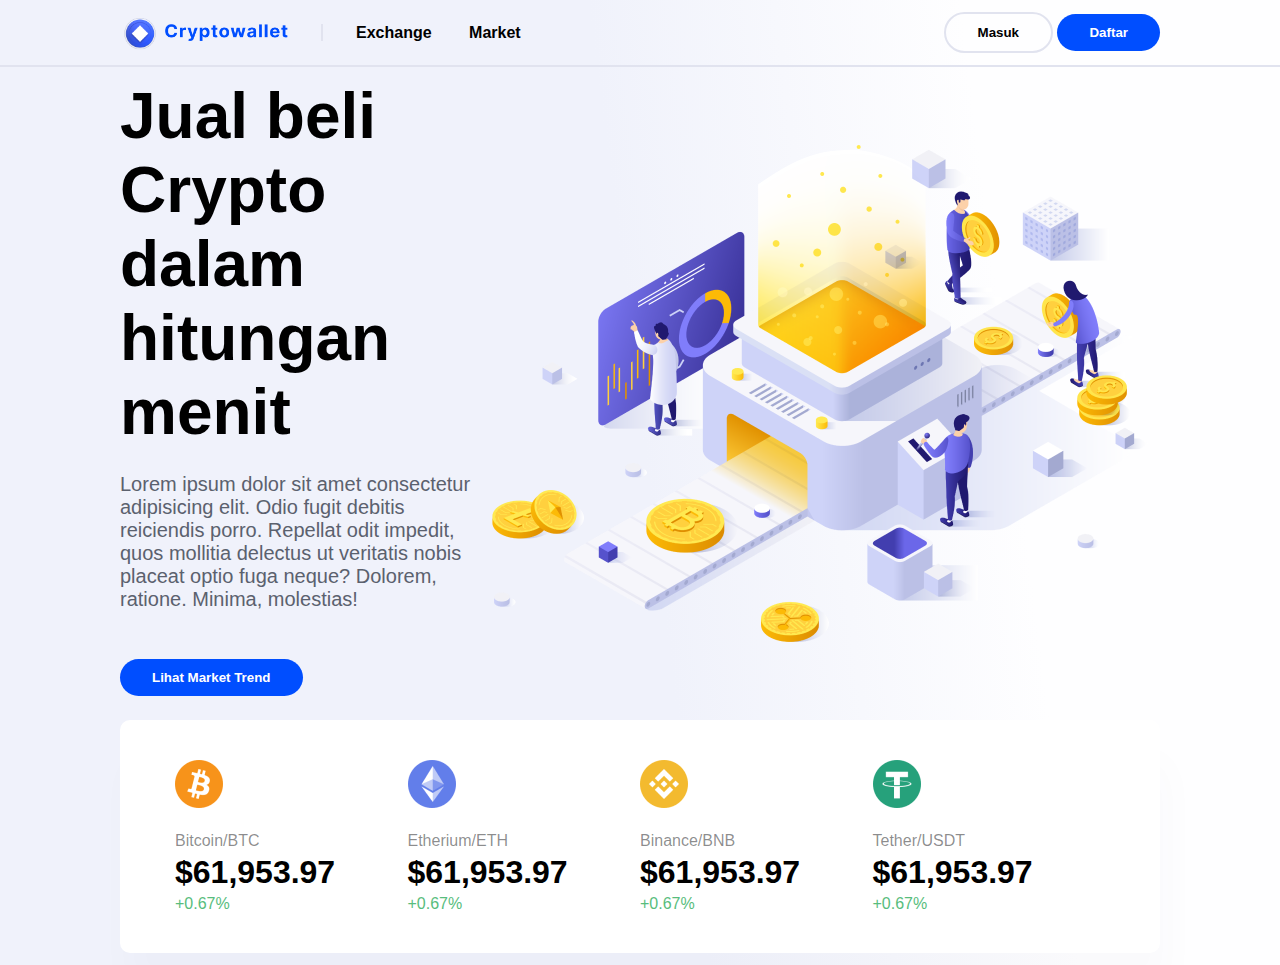
<file: index.html>
<!DOCTYPE html>
<html lang="en">
  <head>
    <meta charset="UTF-8" />
    <meta http-equiv="X-UA-Compatible" content="IE=edge" />
    <meta name="viewport" content="width=device-width, initial-scale=1.0" />
    <link rel="stylesheet" href="./styles.css" />
    <link rel="icon" href="./assets/icon.svg" />
    <title>Cryptowallet</title>
  </head>
  <body>
    <!-- Header -->
    <div class="header">
      <div class="header-menu">
        <img src="./assets/logo.png" alt="logo image" class="logo" />
        <img src="./assets//logo-text.png" alt="logo text" class="logo-text" />
        <ul>
          <li class="nav-list"><a href="">Exchange</a></li>
          <li class="nav-list"><a href="">Market</a></li>
        </ul>
      </div>
      <div class="header-action">
        <button class="btn btn-secondary">Masuk</button>
        <button class="btn btn-primary" id="btnRegister">Daftar</button>
      </div>
    </div>
    <!-- End Header -->
    <!-- Hero -->
    <div class="hero">
      <div class="hero-text">
        <h1>
          Jual beli <br />
          Crypto dalam <br />hitungan menit
        </h1>
        <p>
          Lorem ipsum dolor sit amet consectetur adipisicing elit. Odio fugit
          debitis reiciendis porro. Repellat odit impedit, quos mollitia
          delectus ut veritatis nobis placeat optio fuga neque? Dolorem,
          ratione. Minima, molestias!
        </p>
        <button class="btn btn-primary">Lihat Market Trend</button>
      </div>
      <div class="hero-image">
        <img src="./assets/hero.png" alt="hero image" />
      </div>
    </div>
    <!-- End Hero -->
    <!-- Info -->
    <div class="info">
      <div class="info-card">
        <div class="info-list">
          <img src="./assets/icon1.png" alt="icon 1" />
          <div class="text-header">Bitcoin/BTC</div>
          <h4>$61,953.97</h4>
          <div class="text-desc">+0.67%</div>
        </div>
        <div class="info-list">
          <img src="./assets/icon2.png" alt="icon 1" />
          <div class="text-header">Etherium/ETH</div>
          <h4>$61,953.97</h4>
          <div class="text-desc">+0.67%</div>
        </div>
        <div class="info-list">
          <img src="./assets/icon3.png" alt="icon 1" />
          <div class="text-header">Binance/BNB</div>
          <h4>$61,953.97</h4>
          <div class="text-desc">+0.67%</div>
        </div>
        <div class="info-list">
          <img src="./assets/icon4.png" alt="icon 1" />
          <div class="text-header">Tether/USDT</div>
          <h4>$61,953.97</h4>
          <div class="text-desc">+0.67%</div>
        </div>
      </div>
    </div>
    <!-- End Info -->
    <!-- Modal -->
    <div class="modal" id="modalRegister">
      <div class="modal-content">
        <div class="modal-close">
          <span class="icon-close">&times;</span>
        </div>
        <h4>Daftar ke Cryptowallet</h4>
        <div class="modal-desc">
          Sudah punya akun? <a href="#">Masuk disini</a>
        </div>
        <form>
          <div class="form-input">
            <label>Email</label>
            <input type="email" placeholder="Masukan email" />
          </div>
          <div class="form-input">
            <label>Kata Sandi</label>
            <input type="password" placeholder="Masukan kata sandi" />
          </div>
          <div class="form-input">
            <label>Konfirmasi Kata Sandi</label>
            <input type="password" placeholder="Masukan kata sandi" />
          </div>
          <button class="btn btn-primary btn-block">Daftar</button>
        </form>
        <div class="modal-footer">
          Dengan klik mendaftar, saya menyetujui
          <a href="#">Syarat dan ketentuan</a> serta
          <a href="#">Kebijakan Privasi</a> Cryptowallet
        </div>
      </div>
    </div>
    <!-- End Modal -->
    <script>
      var btnRegister = document.getElementById("btnRegister");
      var modalRegister = document.getElementById("modalRegister");
      var btnCloseModal = document.getElementsByClassName("icon-close")[0];

      btnRegister.onclick = function () {
        // console.log("button register clicked !");
        modalRegister.style.display = "flex";
      };

      btnCloseModal.onclick = function () {
        modalRegister.style.display = "none";
      };

      window.onclick = function () {
        // console.log("window is clicked !");
        if (event.target == modalRegister) {
          modalRegister.style.display = "none";
        }
      };
    </script>
  </body>
</html>
</file>
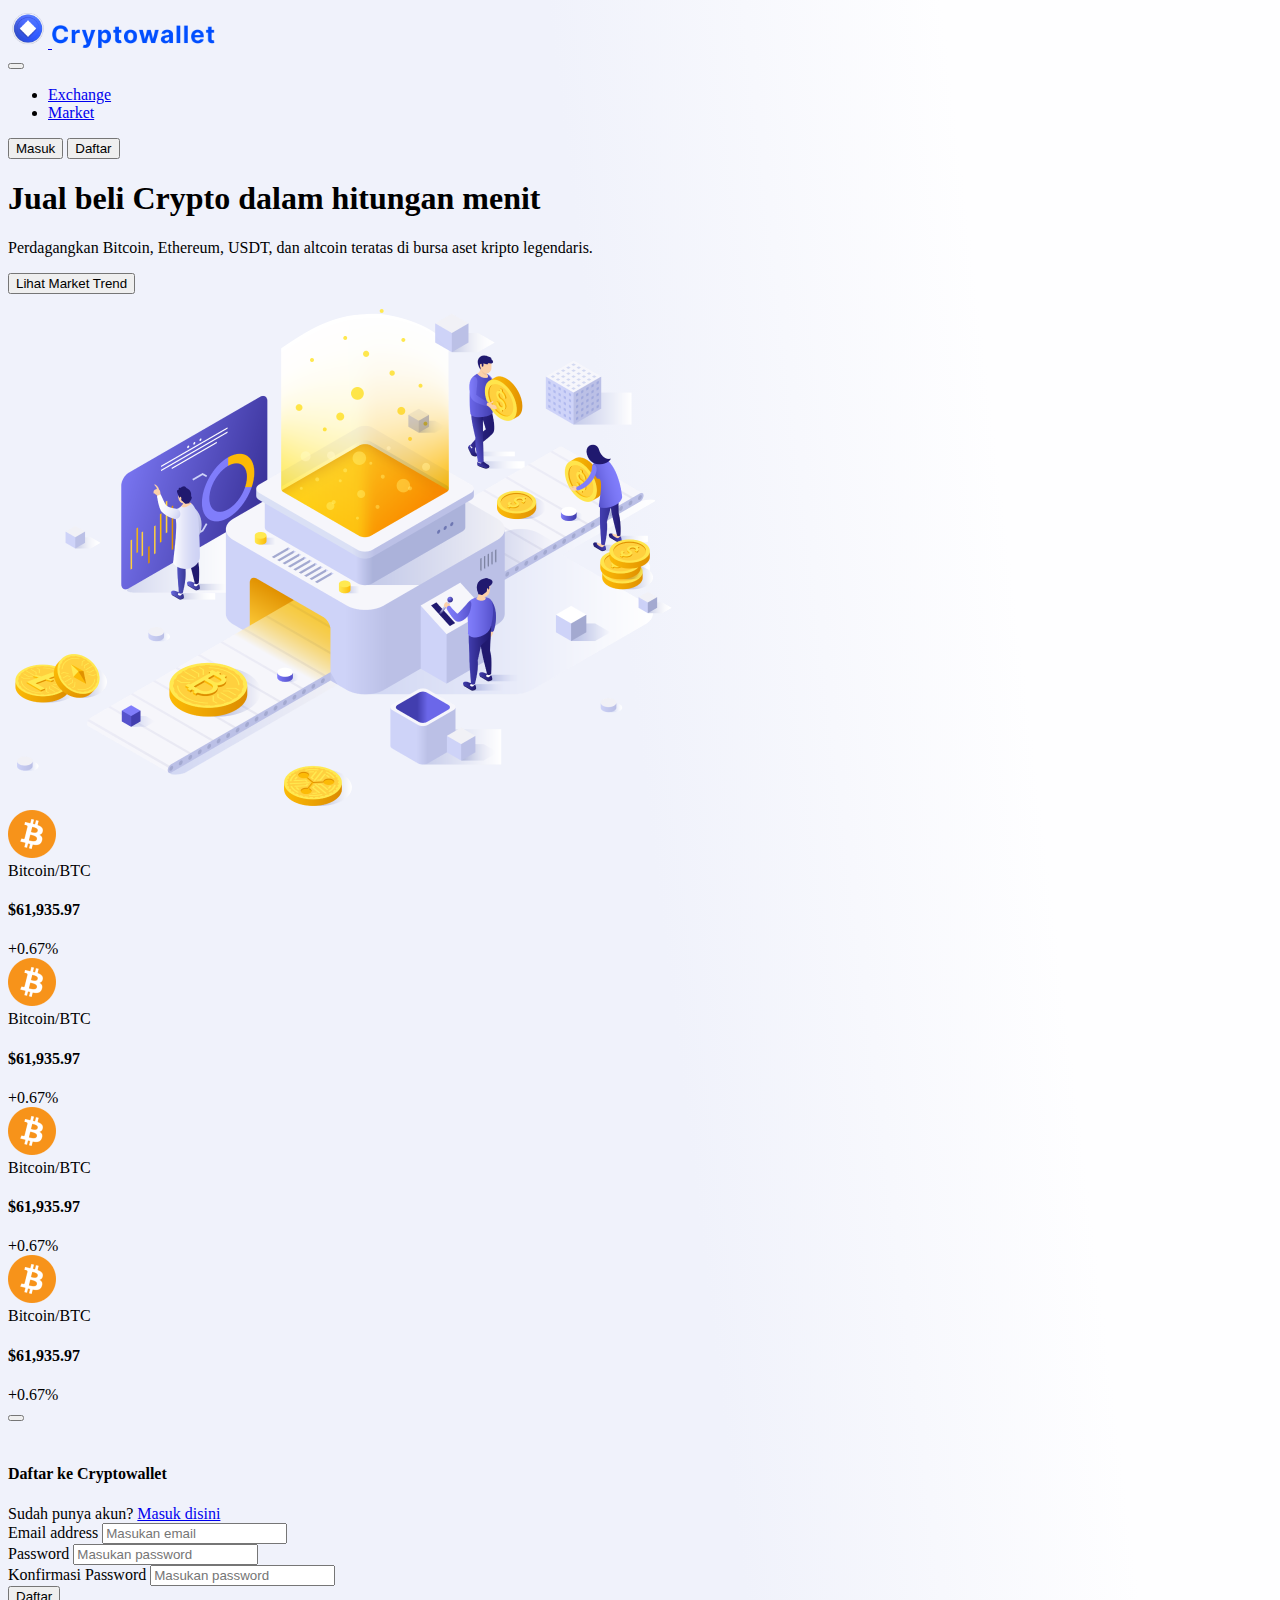
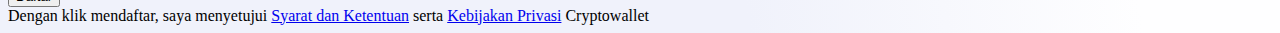
<file: bootstrap.html>
<!DOCTYPE html>
<html lang="en">
  <head>
    <meta charset="utf-8" />
    <meta name="viewport" content="width=device-width, initial-scale=1" />
    <title>Cryptowallet</title>
    <link
      href="https://cdn.jsdelivr.net/npm/bootstrap@5.2.0/dist/css/bootstrap.min.css"
      rel="stylesheet"
      integrity="sha384-gH2yIJqKdNHPEq0n4Mqa/HGKIhSkIHeL5AyhkYV8i59U5AR6csBvApHHNl/vI1Bx"
      crossorigin="anonymous"
    />
    <style>
      body {
        background-image: linear-gradient(
          82.94deg,
          #f0f2fb 50.57%,
          #fefeff 77.18%
        );
      }
    </style>
  </head>
  <body>
    <!-- HEADER -->
    <div class="container">
      <nav class="navbar navbar-expand-lg">
        <div class="container-fluid">
          <a class="navbar-brand" href="#">
            <img src="./assets/logo.png" alt="logo" width="40px" />
            <img src="./assets/logo-text.png" alt="logo-text" width="163px" />
          </a>
          <div class="vr mx-2 d-none d-lg-inline" style="width: 2px"></div>
          <button
            class="navbar-toggler"
            type="button"
            data-bs-toggle="collapse"
            data-bs-target="#navbarSupportedContent"
            aria-controls="navbarSupportedContent"
            aria-expanded="false"
            aria-label="Toggle navigation"
          >
            <span class="navbar-toggler-icon"></span>
          </button>
          <div class="collapse navbar-collapse" id="navbarSupportedContent">
            <ul class="navbar-nav me-auto mb-2 mb-lg-0">
              <li class="nav-item">
                <a
                  class="nav-link fw-bold text-dark"
                  aria-current="page"
                  href="#"
                  >Exchange</a
                >
              </li>
              <li class="nav-item">
                <a class="nav-link fw-bold text-dark" href="#">Market</a>
              </li>
            </ul>
            <div class="d-grid d-md-flex gap-2">
              <button
                class="btn btn-outline-primary rounded-pill px-4"
                type="button"
              >
                Masuk
              </button>
              <button
                class="btn btn-primary rounded-pill px-4"
                type="button"
                data-bs-toggle="modal"
                data-bs-target="#modalRegister"
              >
                Daftar
              </button>
            </div>
          </div>
        </div>
      </nav>
    </div>
    <div class="container-fluid border-top border-2"></div>
    <!-- HERO -->
    <div class="container my-3">
      <div class="row align-items-center">
        <div class="col text-center text-md-start">
          <h1 class="fw-bold">Jual beli Crypto dalam hitungan menit</h1>
          <p class="text-secondary">
            Perdagangkan Bitcoin, Ethereum, USDT, dan altcoin teratas di bursa
            aset kripto legendaris.
          </p>
          <button class="btn btn-primary rounded-pill px-4">
            Lihat Market Trend
          </button>
        </div>
        <div class="col d-none d-md-inline">
          <img src="./assets/hero.png" alt="" class="img-fluid" />
        </div>
      </div>
    </div>
    <!-- INFO -->
    <div class="container my-3">
      <div class="card p-4 border-0 shadow-sm">
        <div class="row">
          <div class="col-md-3 text-center text-md-start my-3 my-md-0">
            <img src="./assets/icon1.png" alt="" />
            <div class="text-secondary">Bitcoin/BTC</div>
            <h4 class="fw-bold">$61,935.97</h4>
            <div class="text-success">+0.67%</div>
          </div>
          <div class="col-md-3 text-center text-md-start my-3 my-md-0">
            <img src="./assets/icon1.png" alt="" />
            <div class="text-secondary">Bitcoin/BTC</div>
            <h4 class="fw-bold">$61,935.97</h4>
            <div class="text-success">+0.67%</div>
          </div>
          <div class="col-md-3 text-center text-md-start my-3 my-md-0">
            <img src="./assets/icon1.png" alt="" />
            <div class="text-secondary">Bitcoin/BTC</div>
            <h4 class="fw-bold">$61,935.97</h4>
            <div class="text-success">+0.67%</div>
          </div>
          <div class="col-md-3 text-center text-md-start my-3 my-md-0">
            <img src="./assets/icon1.png" alt="" />
            <div class="text-secondary">Bitcoin/BTC</div>
            <h4 class="fw-bold">$61,935.97</h4>
            <div class="text-success">+0.67%</div>
          </div>
        </div>
      </div>
    </div>
    <!-- MODAL -->
    <div
      class="modal fade"
      id="modalRegister"
      tabindex="-1"
      aria-labelledby="exampleModalLabel"
      aria-hidden="true"
    >
      <div class="modal-dialog modal-dialog-centered">
        <div class="modal-content">
          <div class="modal-body">
            <div
              class="border border-2 rounded-circle float-end d-flex align-items-center justify-content-center"
              style="width: 40px; height: 40px"
            >
              <button
                type="button"
                class="btn-close"
                data-bs-dismiss="modal"
                aria-label="Close"
              ></button>
            </div>
            <h4 class="fw-bold">Daftar ke Cryptowallet</h4>
            <div class="text-secondary">
              Sudah punya akun?
              <a href="#" class="text-decoration-none">Masuk disini</a>
            </div>
            <form class="my-3">
              <div class="mb-3">
                <label for="exampleInputEmail1" class="form-label fw-bold"
                  >Email address</label
                >
                <input
                  type="email"
                  class="form-control"
                  id="exampleInputEmail1"
                  aria-describedby="emailHelp"
                  placeholder="Masukan email"
                />
              </div>
              <div class="mb-3">
                <label for="exampleInputPassword1" class="form-label fw-bold"
                  >Password</label
                >
                <input
                  type="password"
                  class="form-control"
                  id="exampleInputPassword1"
                  placeholder="Masukan password"
                />
              </div>
              <div class="mb-3">
                <label for="exampleInputPassword1" class="form-label fw-bold"
                  >Konfirmasi Password</label
                >
                <input
                  type="password"
                  class="form-control"
                  id="exampleInputPassword1"
                  placeholder="Masukan password"
                />
              </div>
              <div class="d-grid">
                <button type="submit" class="btn btn-primary rounded-pill px-4">
                  Daftar
                </button>
              </div>
            </form>
            <div class="text-secondary text-center">
              Dengan klik mendaftar, saya menyetujui
              <a href="#" class="text-decoration-none">Syarat dan Ketentuan</a>
              serta
              <a href="#" class="text-decoration-none">Kebijakan Privasi</a>
              Cryptowallet
            </div>
          </div>
        </div>
      </div>
    </div>
    <script
      src="https://cdn.jsdelivr.net/npm/@popperjs/core@2.11.5/dist/umd/popper.min.js"
      integrity="sha384-Xe+8cL9oJa6tN/veChSP7q+mnSPaj5Bcu9mPX5F5xIGE0DVittaqT5lorf0EI7Vk"
      crossorigin="anonymous"
    ></script>
    <script
      src="https://cdn.jsdelivr.net/npm/bootstrap@5.2.0/dist/js/bootstrap.min.js"
      integrity="sha384-ODmDIVzN+pFdexxHEHFBQH3/9/vQ9uori45z4JjnFsRydbmQbmL5t1tQ0culUzyK"
      crossorigin="anonymous"
    ></script>
  </body>
</html>
</file>
<file: styles.css>
* {
    margin: 0;
    padding: 0;
    font-family: Arial, Helvetica, sans-serif;
    box-sizing: border-box;
}

body {
    background-image: linear-gradient(82.94deg, #F0F2FB 50.57%, #FEFEFF 77.18%);
}

a {
  text-decoration: none;
}

.header {
    display: flex;
    justify-content: space-between;
    align-items: center;
    padding: 12px 120px;
    border-bottom: 2px solid #E1E3EF;
}

.header-menu {
    display: flex;
    align-items: center;
}

.header-menu .logo {
    width: 40px;
}

.header-menu .logo-text{
    width: 163px;
    padding-right: 33px;
    padding-left: 5px;
    border-right: 2px solid #E1E3EF;
}

.nav-list {
    display: inline;
    margin-left: 33px;
}

.nav-list a {
    font-weight: bold;
    color: black;
}

.btn {
    padding: 11px 32px;
    border-radius: 30px;
    font-weight: bold;
    cursor: pointer;
}

.btn-primary {
    background-color: #004EFF;
    border: none;
    color: white;
}

.btn-secondary {
    background-color: transparent;
    border: 2px solid #E1E3EF;
    color: black;
}

.hero {
    display: flex;
    align-items: center;
    justify-content: space-between;
    padding: 12px 120px;
}

.hero-text h1 {
    font-size: 64px;
}

.hero-text p {
    font-size: 20px;
    color: #5B616E;
    margin: 24px 0 48px;
}

.info {
    padding: 12px 120px;
}

.info-card {
    background-color: white;
    border-radius: 10px;
    padding: 40px 55px;
    display: flex;
    box-shadow: 8px 40px 40px rgba(63, 70, 77, 0.02);
}

.info-list {
    flex: 1;
}

.info-list img {
    margin-bottom: 20px;
}

.info-list .text-header {
   color: rgba(10, 11, 13, 0.48);
}

.info-list h4 {
    font-size: 32px;
    margin: 4px 0;
}

.info-list .text-desc {
    color: #58BD7D;
}

.modal {
  width: 100%;
  height: 100%;
  background-color: rgba(0, 0, 0, 0.4);
  position: fixed;
  top: 0;
  display: none;
  /* none : tidak aktif | flex : aktif */
}
.modal-content {
  background-color: #fefefe;
  padding: 20px;
  width: 30%;
  margin: auto;
  border-radius: 16px;
  border: 2px solid #E1E3EF;
}
.modal-close {
  width: 40px;
  height: 40px;
  border: 2px solid #E1E3EF;
  border-radius: 20px;
  display: flex;
  align-items: center;
  justify-content: center;
  float: right;
}
.icon-close {
  font-size: 28px;
  font-weight: bold;
  cursor: pointer;
  color: #23262f;
}
.modal-content h4 {
  font-size: 24px;
}
.modal-desc {
  margin: 10px 0 15px;
  color: #5B616E;
  font-size: 14px;
}
.modal-content form {
  margin: 10px 0;
}
.form-input {
  margin: 10px 0;
}
.form-input label {
  display: block;
  margin-bottom: 5px;
  font-size: 12px;
  font-weight: bold;
}
.form-input input {
  width: 100%;
  padding: 12px 16px;
  border-radius: 12px;
  border: 2px solid #E1E3EF;
}
.btn-block {
  width: 100%;
}

.modal-footer {
  margin-top: 10px;
  font-size: 14px;
  text-align: center;
  color: #5B616E;
}

@media (max-width: 576px ) {
  .header, .hero, .info {
    padding: 12px 30px;
  }

  .header-menu .logo-text {
    display: none;
  }

  .nav-list {
    margin-left: 10px;
    font-size: 12px;
  }

  .btn {
    padding: 8px 22px;
    font-size: 12px;
  }

  .btn-secondary {
    display: none;
  }

  .hero-image {
    display: none;
  }

  .hero-text {
    text-align: center;
  }

  .hero-text h1 {
    font-size: 30px;
    margin-top: 10px;
  }

  .hero-text p {
    font-size: 13px;
    margin: 20px 0;
  }

  .info-card {
    padding: 20px;
    flex-direction: column;
    align-items: center;
    text-align: center;
  }

  .info-list {
    margin: 10px 0;
  }

  .info-list img {
    margin-bottom: 5px;
  }

  .info-list h4 {
    font-size: 20px;
  }

  .info-list .text-header, .info-list .text-desc{
    font-size: 13px;
  }

  .modal-content {
    width: 80%;
  }
}
</file>
